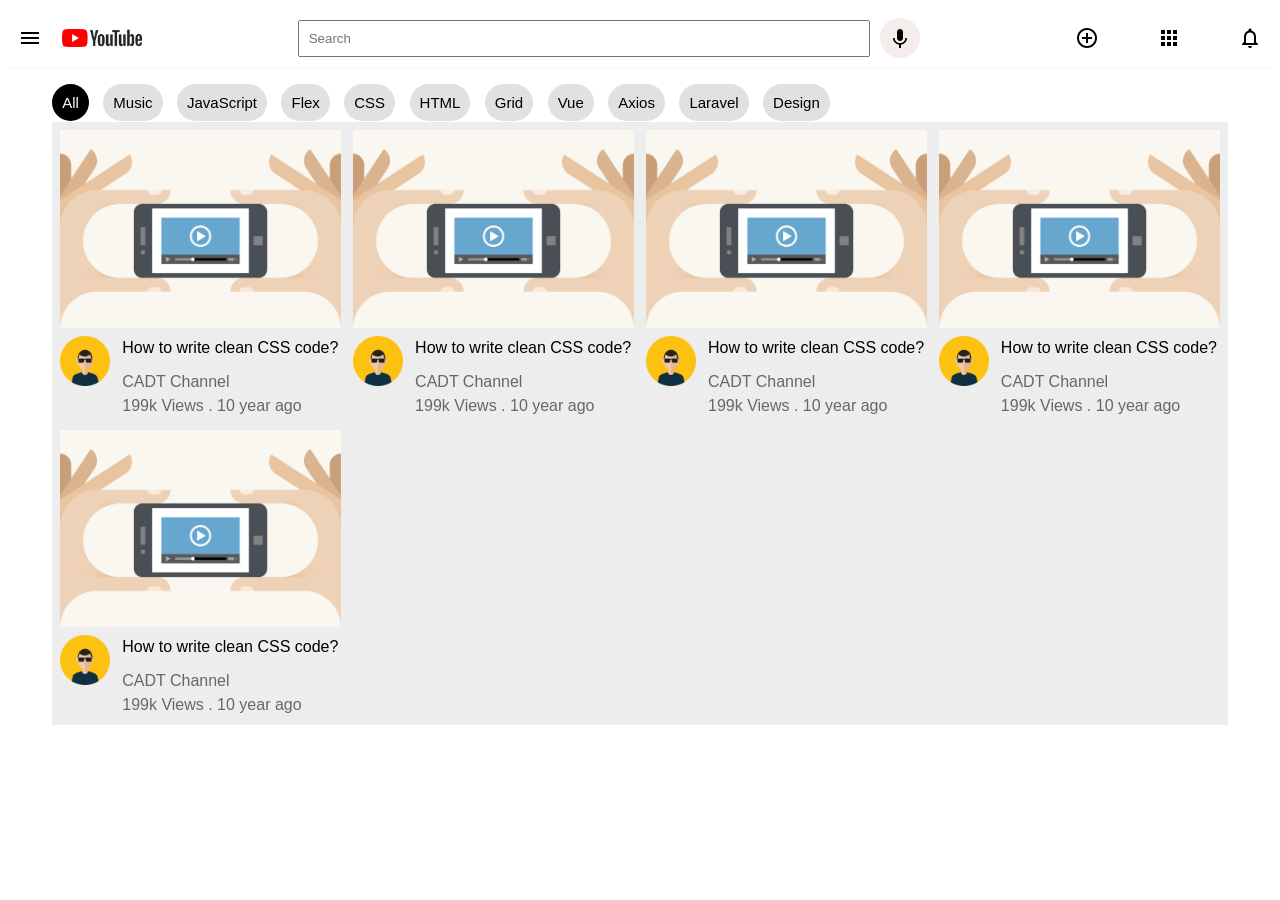
<file: EX 2/index.html>
<!DOCTYPE html>
<html lang="en">
<head>
    <meta charset="UTF-8">
    <meta http-equiv="X-UA-Compatible" content="IE=edge">
    <meta name="viewport" content="width=device-width, initial-scale=1.0">
    <title>YouTube</title>
    <link rel="stylesheet" href="https://fonts.googleapis.com/icon?family=Material+Icons">
    <link rel="stylesheet" href="css/main.css">
</head>
<body>
    <nav>
        <div class="nav-left">
            <i class="material-icons">menu</i>
            <img src="assets/logo.jpg" alt="logo" width="80">
        </div>
        <div class="nav-center">
            <input type="text" placeholder="Search">
            <i class="material-icons">keyboard_voice</i>
        </div>
        <div class="nav-right">
            <i class="material-icons">control_point</i>
            <i class="material-icons">apps</i>
            <i class="material-icons">notifications_none</i>
        </div>
    </nav>
    <header>
        <span class="active">All</span>
        <span>Music</span>
        <span>JavaScript</span>
        <span>Flex</span>
        <span>CSS</span>
        <span>HTML</span>
        <span>Grid</span>
        <span>Vue</span>
        <span>Axios</span>
        <span>Laravel</span>
        <span>Design</span>
    </header>
    <section class="video-container">
        <div class="video">
            <div class="video-thumbnail">
                <img src="assets/video-icon.png" alt="" width="300">
            </div>
            <div class="video-text">
                <div class="avatar">
                    <img src="assets/avatar.jpg" alt="" width="50">
                </div>
                <div class="text">
                    <strong>How to write clean CSS code?</strong>
                    <p>CADT Channel</p>
                    <span>199k Views . 10 year ago</span>
                </div>
            </div>
        </div>

        <div class="video">
            <div class="video-thumbnail">
                <img src="assets/video-icon.png" alt="" width="300">
            </div>
            <div class="video-text">
                <div class="avatar">
                    <img src="assets/avatar.jpg" alt="" width="50">
                </div>
                <div class="text">
                    <strong>How to write clean CSS code?</strong>
                    <p>CADT Channel</p>
                    <span>199k Views . 10 year ago</span>
                </div>
            </div>
        </div>

        <div class="video">
            <div class="video-thumbnail">
                <img src="assets/video-icon.png" alt="" width="300">
            </div>
            <div class="video-text">
                <div class="avatar">
                    <img src="assets/avatar.jpg" alt="" width="50">
                </div>
                <div class="text">
                    <strong>How to write clean CSS code?</strong>
                    <p>CADT Channel</p>
                    <span>199k Views . 10 year ago</span>
                </div>
            </div>
        </div>

        <div class="video">
            <div class="video-thumbnail">
                <img src="assets/video-icon.png" alt="" width="300">
            </div>
            <div class="video-text">
                <div class="avatar">
                    <img src="assets/avatar.jpg" alt="" width="50">
                </div>
                <div class="text">
                    <strong>How to write clean CSS code?</strong>
                    <p>CADT Channel</p>
                    <span>199k Views . 10 year ago</span>
                </div>
            </div>
        </div>

        <div class="video">
            <div class="video-thumbnail">
                <img src="assets/video-icon.png" alt="" width="300">
            </div>
            <div class="video-text">
                <div class="avatar">
                    <img src="assets/avatar.jpg" alt="" width="50">
                </div>
                <div class="text">
                    <strong>How to write clean CSS code?</strong>
                    <p>CADT Channel</p>
                    <span>199k Views . 10 year ago</span>
                </div>
            </div>
        </div>
        
    
    </section>
</body>
</html>
</file>
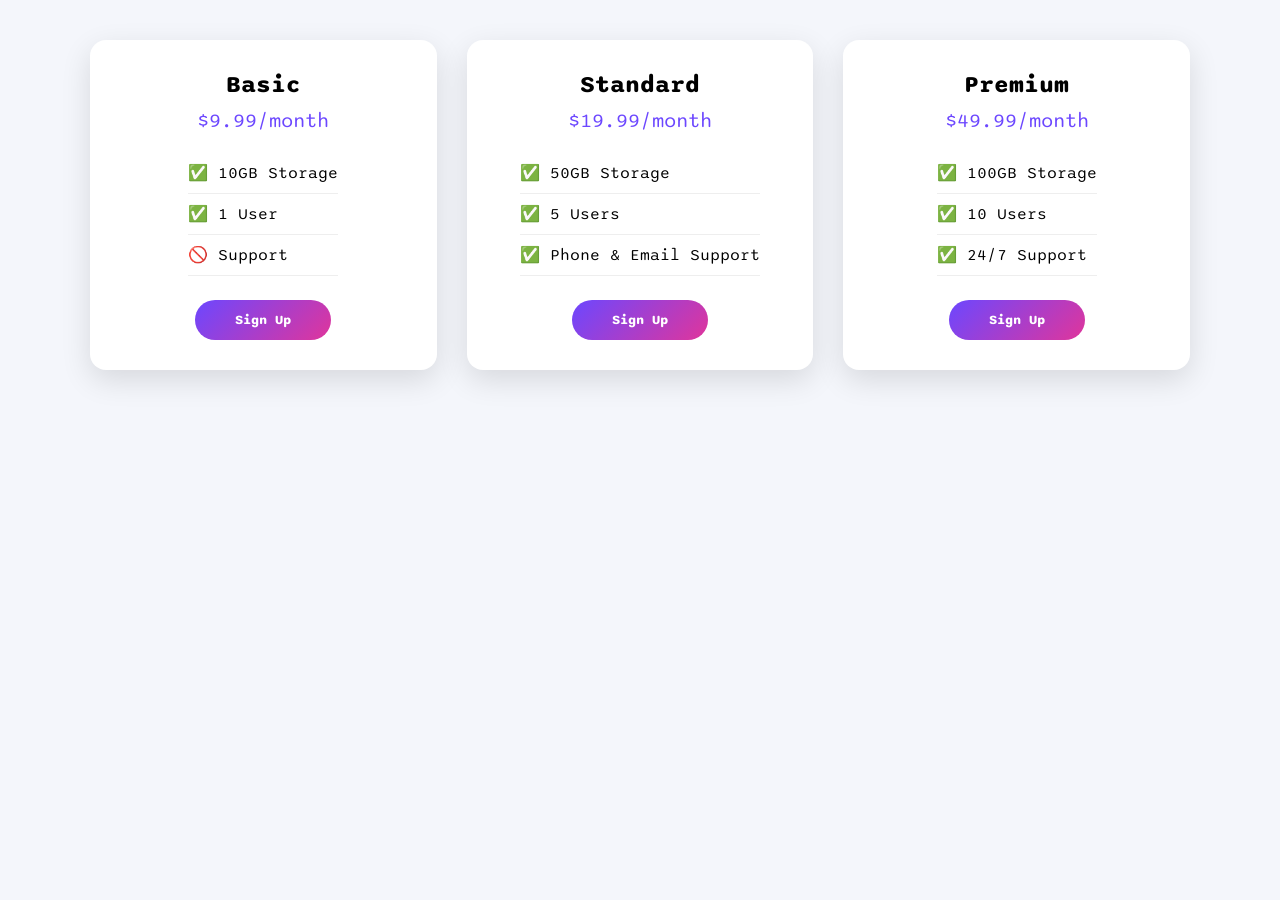
<file: EX 3/index.html>
<!DOCTYPE html>
<html>
  <head>
    <title>Flexbox Pricing Table</title>
    <link rel="preconnect" href="https://fonts.googleapis.com" />
    <link rel="preconnect" href="https://fonts.gstatic.com" crossorigin />
    <link
      href="https://fonts.googleapis.com/css2?family=Sono:wght@400;700&display=swap"
      rel="stylesheet"
    />
  <style>
    body {
      font-family: "Sono", sans-serif;
      margin: 0;
      padding: 40px 20px;
      background: #f4f6fb;
    }

    .pricing-container {
      display: flex;
      flex-direction: row;
      justify-content: center;
      align-items: stretch;    
      gap: 30px;
      max-width: 1100px;
      margin: 0 auto;
    }

    .pricing-plan {
      flex: 1;
      display: flex;
      flex-direction: column;
      align-items: center;
      background: #fff;
      border-radius: 16px;
      padding: 30px 20px;
      box-shadow: 0 10px 30px rgba(0, 0, 0, 0.12);
      transition: transform 0.2s;
    }
    .pricing-plan:hover {
      transform: translateY(-8px);
    }

    .plan-title {
      font-size: 24px;
      font-weight: 700;
      margin-bottom: 10px;
    }

    .plan-price {
      font-size: 20px;
      color: #6c47ff;
      margin-bottom: 20px;
    }

    .plan-features {
      list-style: none;
      padding: 0;
      margin: 0 0 24px;
      flex: 1; 
    }
    .plan-features li {
      padding: 10px 0;
      border-bottom: 1px solid #eee;
    }

    .plan-button {
      padding: 12px 40px;
      border: none;
      border-radius: 30px;
      background: linear-gradient(135deg, #6c47ff, #e0359b);
      color: #fff;
      font-family: inherit;
      font-weight: 700;
      cursor: pointer;
    }

    /* Smaller screens: stack the plans vertically */
    @media (max-width: 1250px) {
      .pricing-container {
        flex-direction: column;
        align-items: center;
      }
      .pricing-plan {
        flex: none;
        width: 100%;
        max-width: 400px;
        box-sizing: border-box;
      }
    }
  </style>
  </head>

  <body>
    <div class="pricing-container">
      <div class="pricing-plan">
        <div class="plan-title">Basic</div>
        <div class="plan-price">$9.99/month</div>
        <ul class="plan-features">
          <li>✅ 10GB Storage</li>
          <li>✅ 1 User</li>
          <li>🚫 Support</li>
        </ul>
        <button class="plan-button">Sign Up</button>
      </div>
      <div class="pricing-plan">
        <div class="plan-title">Standard</div>
        <div class="plan-price">$19.99/month</div>
        <ul class="plan-features">
          <li>✅ 50GB Storage</li>
          <li>✅ 5 Users</li>
          <li>✅ Phone &amp; Email Support</li>
        </ul>
        <button class="plan-button">Sign Up</button>
      </div>
      <div class="pricing-plan">
        <div class="plan-title">Premium</div>
        <div class="plan-price">$49.99/month</div>
        <ul class="plan-features">
          <li>✅ 100GB Storage</li>
          <li>✅ 10 Users</li>
          <li>✅ 24/7 Support</li>
        </ul>
        <button class="plan-button">Sign Up</button>
      </div>
    </div>
  </body>
</html>
</file>
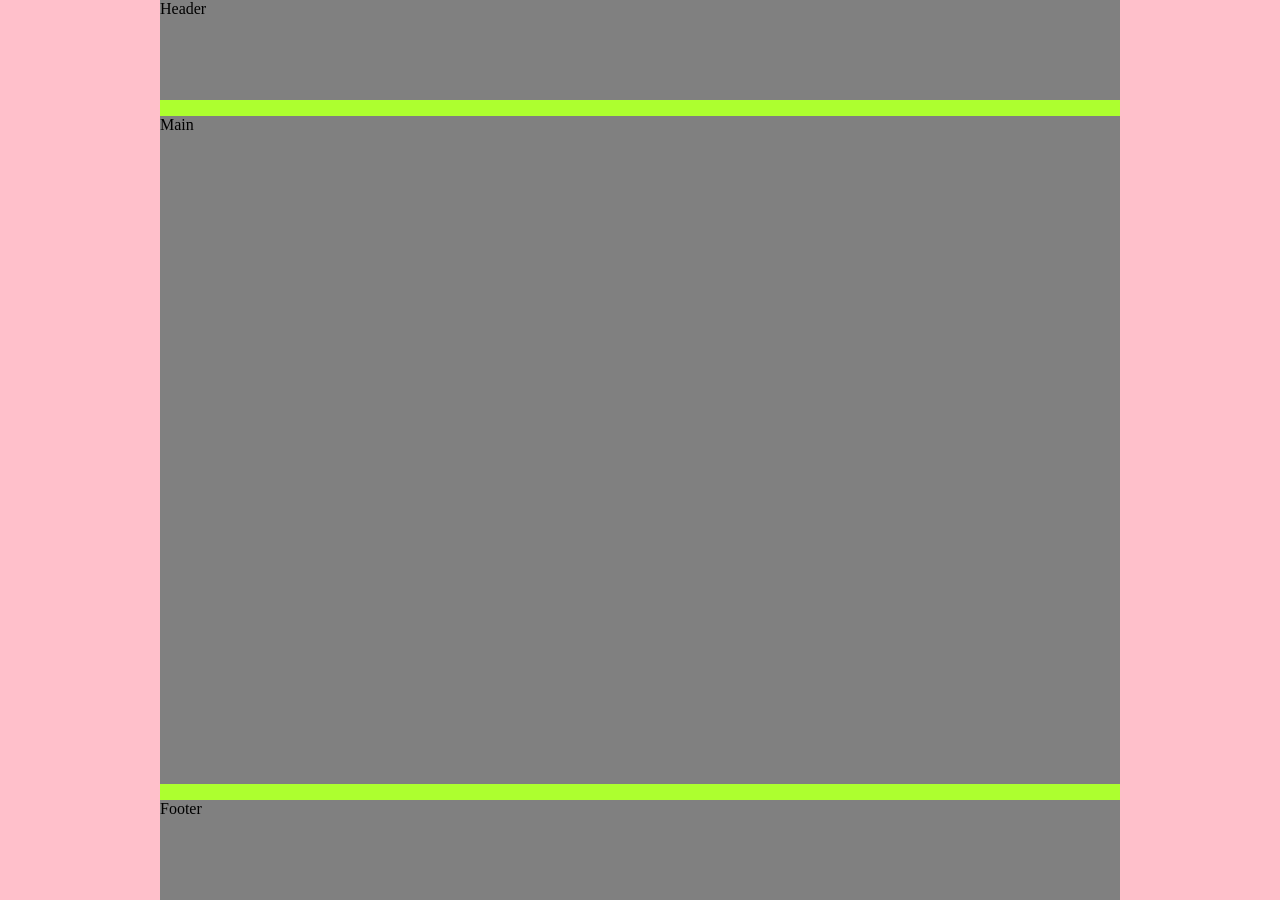
<file: exercise-1-start.html>
<!DOCTYPE html>
<html lang="en">
  <head>
    <meta charset="UTF-8" />
    <style>
      body{
        margin: 0;
        padding-left: 10em ;
        padding-right: 10em;
        background: pink;
      }
  
      .container {
        width: 100%;
        height: 100vh;
        background: greenyellow;
        display: flex;
        flex-direction: column;
        gap: 1em;
      }

      header {
        background: grey;
        height: 100px;
      }
      footer {
        background: grey;
        height: 100px;
      }

      main {
        background: grey;
        flex-grow: 1;
      }

    </style>
  </head>
  <body>
    <div class="container">
      <header>Header</header>
      <main>Main</main>
      <footer>Footer</footer>
      </section>
    </div>
  </body>
</html>
</file>
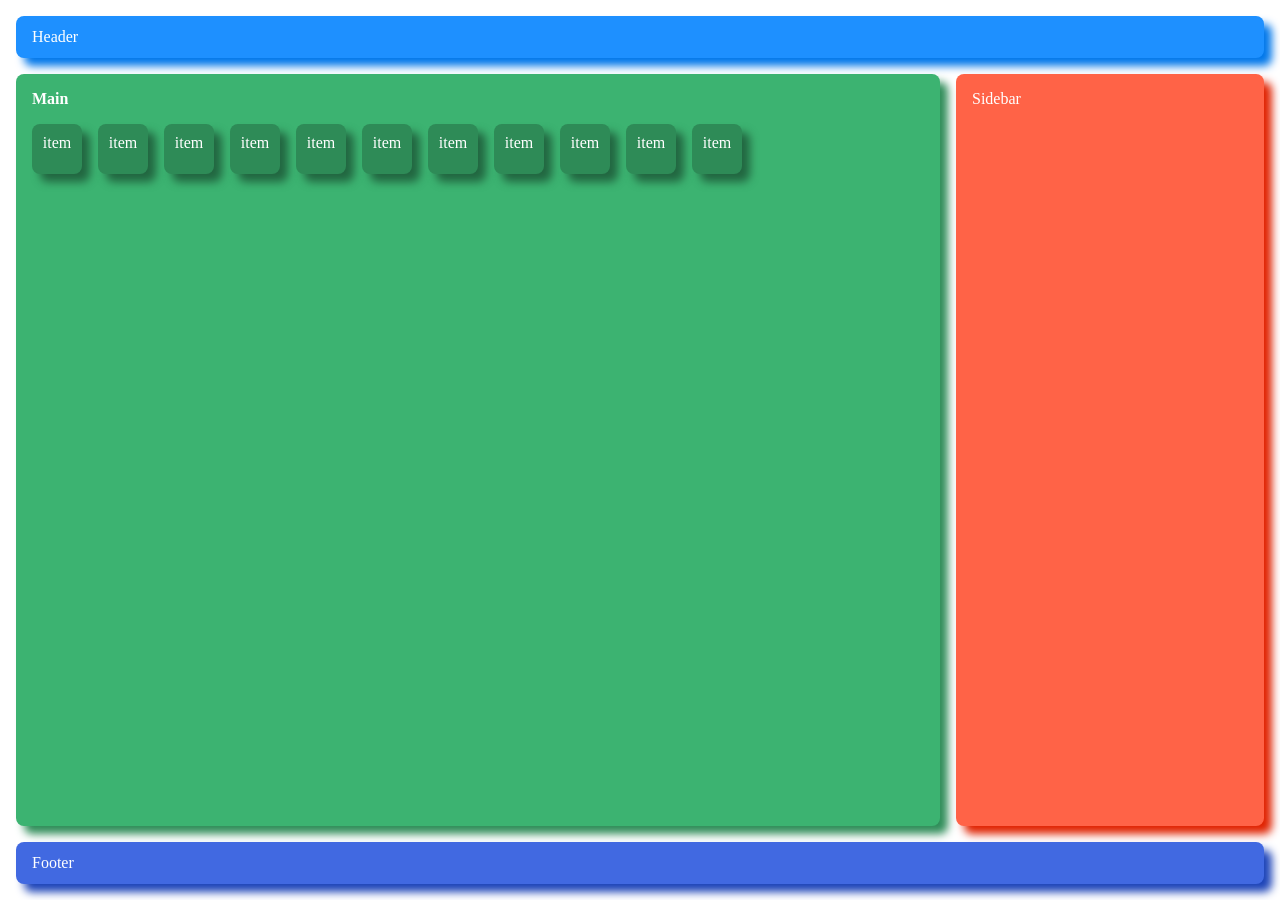
<file: exercise-3-growing-layout.html>
<!DOCTYPE html>
<html lang="en">
<head>
    <meta charset="UTF-8">
    <meta name="viewport" content="width=device-width, initial-scale=1.0">
    <title> The layout that can grow</title>
    <style>
        * {
            box-sizing: border-box;
        }

        body {
            margin: 0;
            padding: 1rem;
        }
        .container {
            color: white;
            width: 100%;
            height: calc(100vh - 2rem);
            display: grid;
            border-radius: 0.5rem;
            grid-template-columns: 3fr 1fr;
            grid-template-rows: 42px minmax(0, 1fr) 42px;
            gap: 1rem;
        }

        .header {
            grid-column: 1 / -1;
            background: #1e90ff;
            box-shadow: 0.5rem 0.5rem 0.5rem #0077ea;
            border-radius: 0.5rem;
        }

        .header, .sidebar, .footer {
            display: flex;
            align-items: center;
            padding: 0 1rem;
        }

        .main {
            display: flex;
            flex-wrap: wrap;
            align-content: flex-start;
            gap: 1rem;
            padding: 1rem;
            background: #3cb371;
            box-shadow: 0.5rem 0.5rem 0.5rem #2f8d59;
            border-radius: 0.5rem;
        }

        .main-title {
            flex: 0 0 100%;
            margin: 0;
        }

        .item {
            height: 50px;
            width: 50px;
            padding: 10px;
            border-radius: 0.5rem;
            background: #2e8b57;
            color: white;
            text-align: center;
            box-shadow: 0.5rem 0.5rem 0.5rem #226741;
        }

        .sidebar {
            align-items: flex-start;
            padding-top: 1rem;
            background: #ff6347;
            border-radius: 0.5rem;
            box-shadow: 0.5rem 0.5rem 0.5rem #e02200;
        }

        .footer {
            grid-column: 1 / -1;
            background: #4169e1;
            box-shadow: 0.5rem 0.5rem 0.5rem #1d44b8;
            border-radius: 0.5rem;
        }
    </style>
</head>
<body>
    <div class="container">
        <header class="header">Header</header>

        <main class="main">
            <h4 class="main-title">Main</h4>
            <div class="item">item</div>
            <div class="item">item</div>
            <div class="item">item</div>
            <div class="item">item</div>
            <div class="item">item</div>
            <div class="item">item</div>
            <div class="item">item</div>
            <div class="item">item</div>
            <div class="item">item</div>
            <div class="item">item</div>
            <div class="item">item</div>
        </main>

        <aside class="sidebar">Sidebar</aside>

        <footer class="footer">Footer</footer>
    </div>
</body>
</html>
</file>
<file: EX 2/css/main.css>
body {
    font-family: Roboto, Arial, sans-serif;
}
nav { /*todo*/
    display: flex;
    justify-content: space-between;

    align-items: center;
    box-shadow: rgba(27, 31, 35, 0.04) 0px 1px 0px, rgba(255, 255, 255, 0.25) 0px 1px 0px inset;
    padding: 10px;
}
.nav-left {
     /*todo*/
    display: flex;
    align-items: center;
    gap: 20px;
}
.nav-right {
     /*todo*/
    display: flex;
    justify-content: space-between;
    align-items: center;
    width: 15%;
}
.nav-center {
     /*todo*/
    display: flex;
    align-items: center;
    justify-content: center;
    gap: 10px;
    width: 50%;
}
.nav-center input {
    width: 90%;
    padding: 9px;
}
.nav-center i {
    background: #f5ecec;
    padding: 8px;
    box-sizing: border-box;
    border-radius: 50%;
}
header {
    width: 93%;
    margin: auto;
    margin-top: 16px;
    padding: 10px;
}
header span {
    padding: 10px;
    background: #e2e0e0;
    border-radius: 40px;
    cursor: pointer;
    font-size: 15px;
    margin-right: 10px;
}
.active {
    background: #000;
    color: #fff;
}
.video-container { 
     /*todo*/
    display: flex;
    flex-wrap: wrap;
    align-content: flex-start;
    gap: 12px;
    width: 93%;
    margin: auto;
    padding: 8px;
    box-sizing: border-box;
    background: #ededed;
}
.video {
     /*todo*/
    width: calc(25% - 9px);
}
.video-thumbnail img {
     /*todo*/
    width: 100%;
    display: block;
}
.video-text {
     /*todo*/
    display: flex;
    gap: 12px;
    margin-top: 8px;
}

.text {
    line-height: 1.5;
}
.text p {
    margin: 0;
    margin-top: 10px;
}
.text p,
.text span {
    color: rgb(105, 102, 102);
}
.text strong {
    font-weight: 500;
}
</file>
